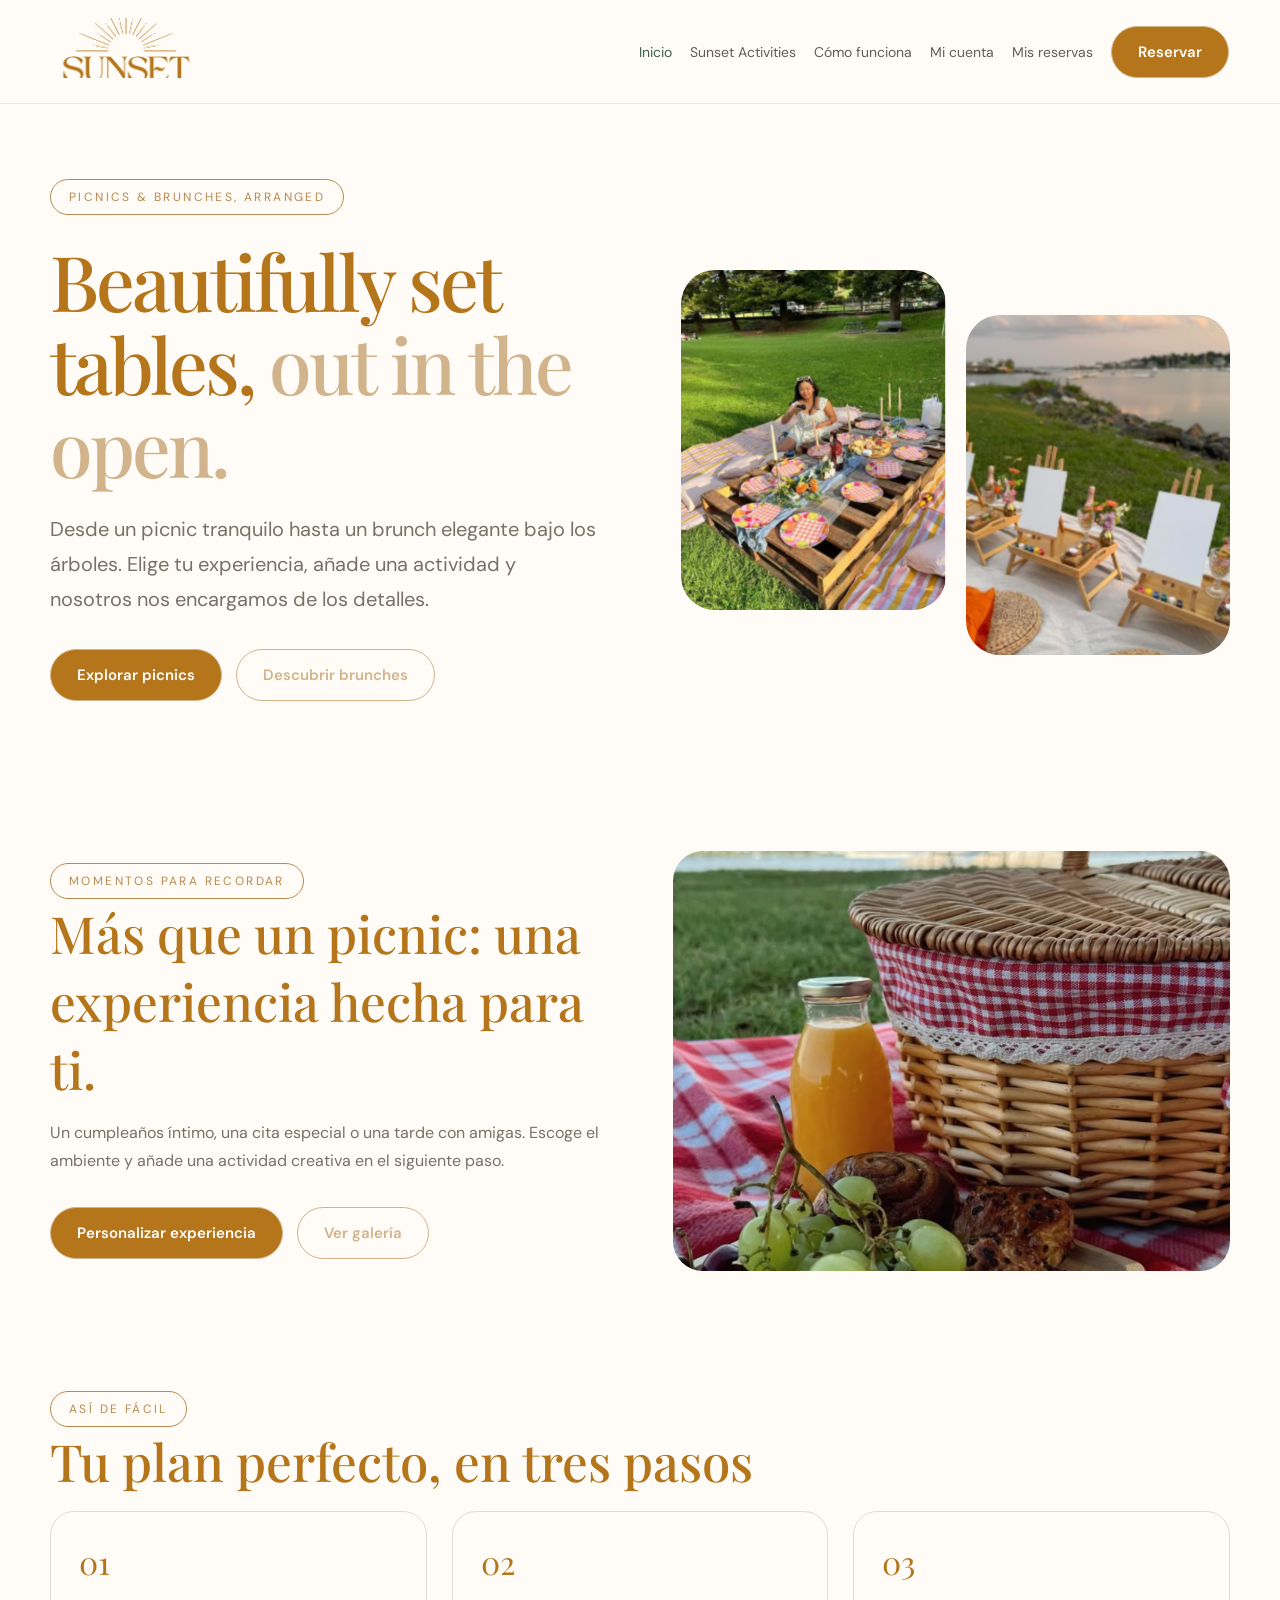
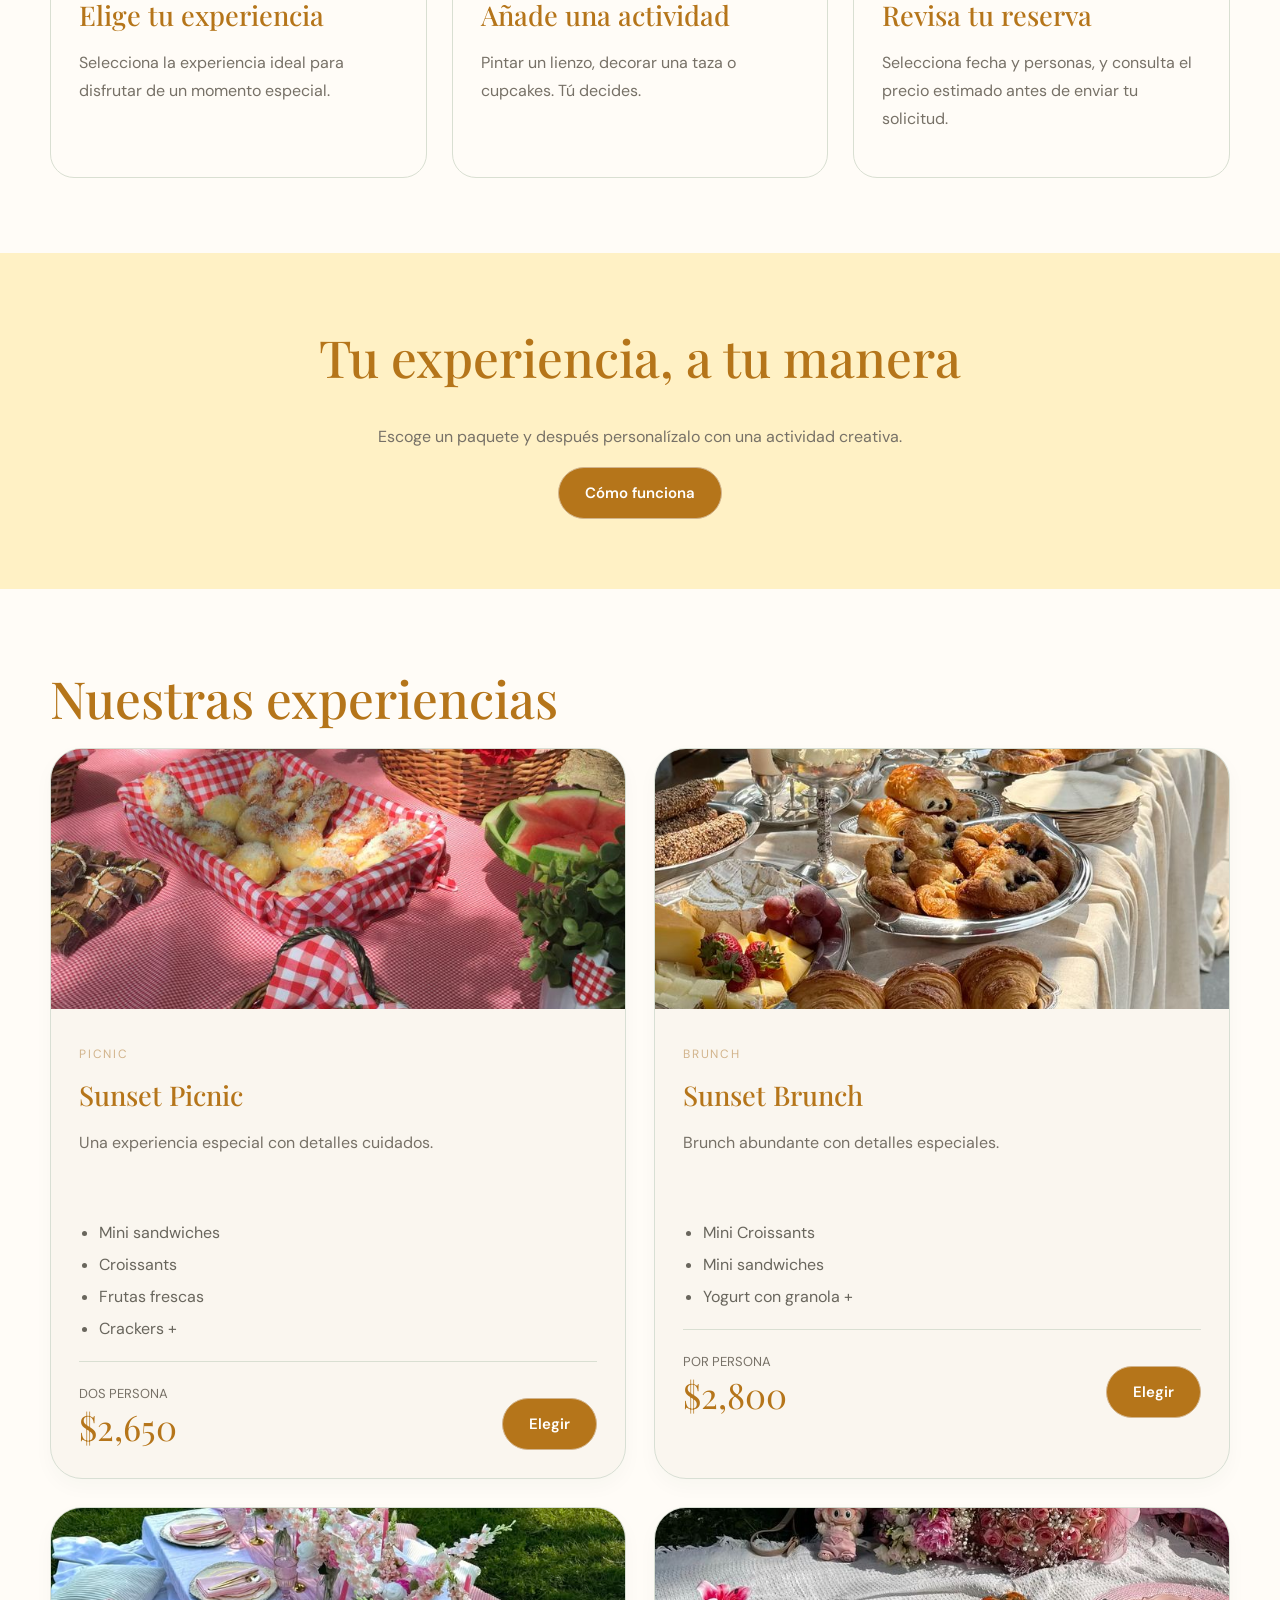
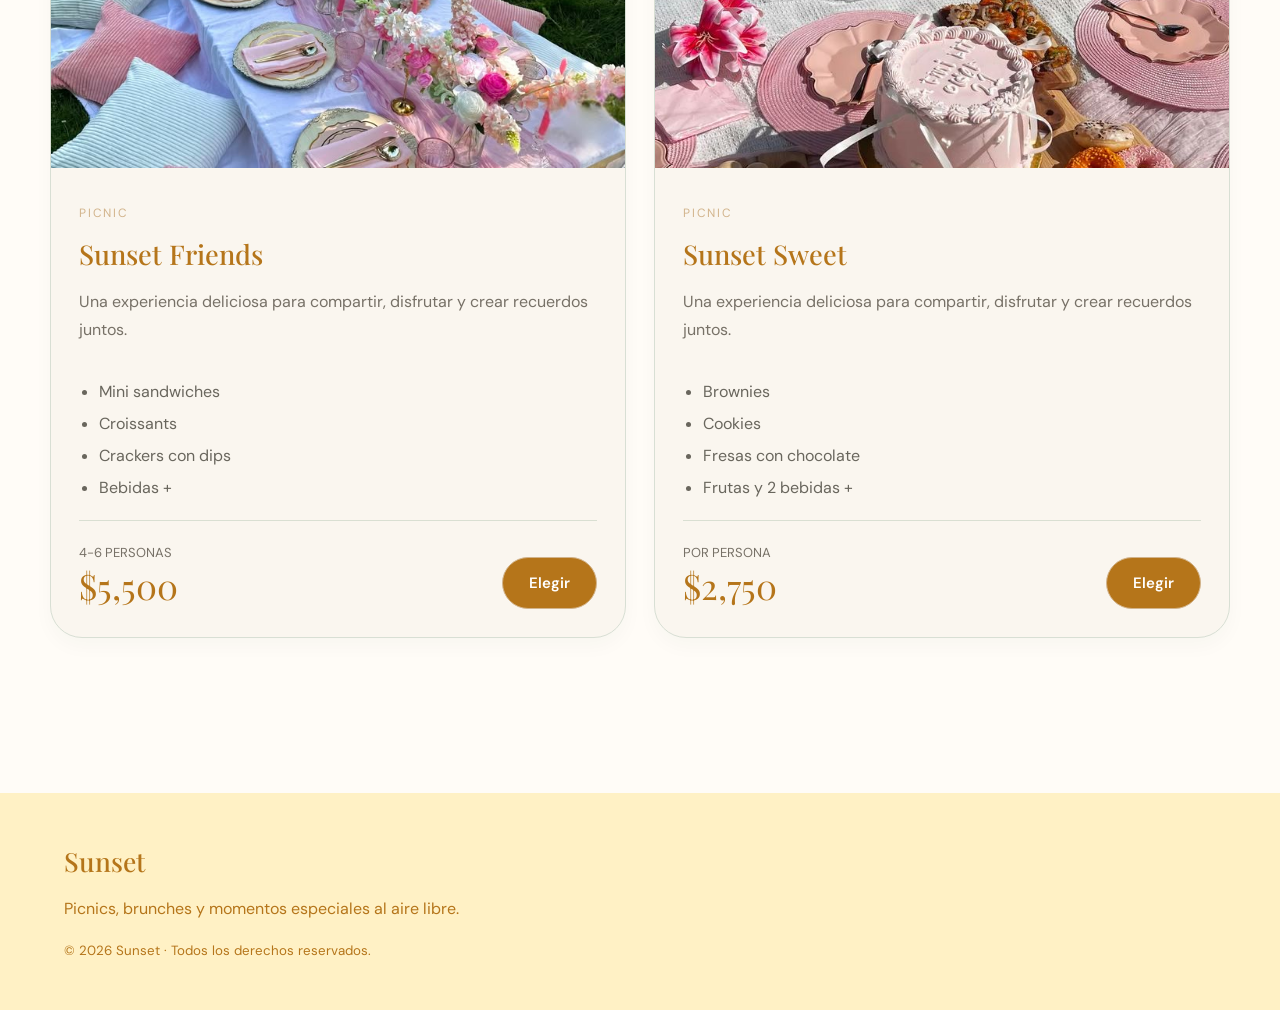
<file: index.html>
<!doctype html>
<html lang="es">
 <head>
  <meta charset="utf-8"/>
  <meta content="width=device-width,initial-scale=1" name="viewport"/>
  <meta content="Willow &amp; Linen &mdash; picnics y brunches cuidadosamente preparados" name="description"/>
  <title>
   Sunset
  </title>
  <link href="style.css" rel="stylesheet"/>
  <link rel="icon" type="image/png" href="images/Golden Sunset Sunburst Logo.png">
 </head>
 <body>
  <header>
   <a class="brand" href="index.html">
    <div class="logo-container">
        <img class="logo-nav" src="images/Golden Sunset Sunburst Logo.png">
    </div>
   </a>
   <nav>
    <a class="active" href="index.html">
     Inicio
    </a>
    <a href="actividades.html">Sunset Activities</a>
    <a href="como-funciona.html">
     C&oacute;mo funciona
    </a>
    <a href="cuenta.html">
     Mi cuenta
    </a>
    <a href="mis-reservas.html">
     Mis reservas
    </a>
    <a class="btn" href="reservar.html">
     Reservar
    </a>
   </nav>
  </header>
  <main>
   <section class="wrap hero">
    <div>
     <span class="eyebrow">
      Picnics &amp; brunches, arranged
     </span>
     <h1 style="color:var(--naranja)">
      Beautifully set tables,
      <span style="color:var(--coralPastel)">
       out in the open.
      </span>
     </h1>
     <p>
      Desde un picnic tranquilo hasta un brunch elegante bajo los &aacute;rboles. Elige tu experiencia, a&ntilde;ade una actividad y nosotros nos encargamos de los detalles.
     </p>
     <div class="actions">
      <a class="btn" href="picnics.html">
       Explorar picnics
      </a>
      <a class="btn secondary" href="brunches.html">
       Descubrir brunches
      </a>
     </div>
    </div>
    <div class="hero-images">
     <img alt="Picnic al aire libre" src="images/Orange Minimalist Beach Club Logo (1).png"/>
     <img alt="Brunch preparado" src="images/Orange Minimalist Beach Club Logo (2).png"/>
    </div>
   </section>
   <section class="wrap home-feature wrap-home-feature">
    <div>
     <span class="eyebrow">
      Momentos para recordar
     </span>
     <h2>
      M&aacute;s que un picnic: una experiencia hecha para ti.
     </h2>
     <p>
      Un cumplea&ntilde;os &iacute;ntimo, una cita especial o una tarde con amigas. Escoge el ambiente y a&ntilde;ade una actividad creativa en el siguiente paso.
     </p>
     <div class="actions">
      <a class="btn" href="reservar.html">
       Personalizar experiencia
      </a>
      <a class="btn secondary" href="galeria.html">
       Ver galer&iacute;a
      </a>
     </div>
    </div>
    <img alt="Mesa decorada para una celebraci&oacute;n" loading="lazy" src="images/Picnic.jpg"/>
   </section>
   <section class="wrap home-testimonials wrap-home-testimonials">
    <span class="eyebrow">
     As&iacute; de f&aacute;cil
    </span>
    <h2>
     Tu plan perfecto, en tres pasos
    </h2>
    <div class="steps">
     <article class="step">
      <b>
       01
      </b>
      <h3>
       Elige tu experiencia
      </h3>
      <p>
       Selecciona la experiencia ideal para disfrutar de un momento especial.
      </p>
     </article>
     <article class="step">
      <b>
       02
      </b>
      <h3>
       A&ntilde;ade una actividad
      </h3>
      <p>
       Pintar un lienzo, decorar una taza o cupcakes. T&uacute; decides.
      </p>
     </article>
     <article class="step">
      <b>
       03
      </b>
      <h3>
       Revisa tu reserva
      </h3>
      <p>
       Selecciona fecha y personas, y consulta el precio estimado antes de enviar tu solicitud.
      </p>
     </article>
    </div>
   </section>
   <section class="banner">
    <h2>
     Tu experiencia, a tu manera
    </h2>
    <p>
     Escoge un paquete y despu&eacute;s personal&iacute;zalo con una actividad creativa.
    </p>
    <a class="btn" href="como-funciona.html">
     C&oacute;mo funciona
    </a>
   </section>
   <section class="wrap">
    <h2 class="experiencia-destacada-heading">
     Nuestras experiencias
    </h2>
    <div class="cards">
     <article class="card">
      <img alt="The Classic Picnic" loading="lazy" src="images/picnic-clasico.jpg"/>
      <div class="card-body">
       <span class="tag">
        Picnic
       </span>
       <h3>
        Sunset Picnic
       </h3>
       <p>
        Una experiencia especial con detalles cuidados.
       </p>
       <ul>
        <li>
         Mini sandwiches
        </li>
        <li>
         Croissants
        </li>
        <li>
         Frutas frescas
        </li>
        <li>
         Crackers +
        </li>
       </ul>
       <div class="price-row">
        <div>
         <span class="small">
          DOS PERSONA
         </span>
         <div class="price">
          $2,650
         </div>
        </div>
        <a class="btn" href="reservar.html?paquete=classic-picnic">
         Elegir
        </a>
       </div>
      </div>
     </article>
     <article class="card">
      <img alt="The Classic Brunch" loading="lazy" src="images/classic-brunches.jpg"/>
      <div class="card-body">
       <span class="tag">
        Brunch
       </span>
       <h3>
        Sunset Brunch
       </h3>
       <p>
        Brunch abundante con detalles especiales.
       </p>
       <ul>
        <li>
         Mini Croissants
        </li>
        <li>
         Mini sandwiches
        </li>
        <li>
         Yogurt con granola +
        </li>
       </ul>
       <div class="price-row">
        <div>
         <span class="small">
          POR PERSONA
         </span>
         <div class="price">
          $2,800
         </div>
        </div>
        <a class="btn" href="reservar.html?paquete=classic-brunch">
         Elegir
        </a>
       </div>
      </div>
     </article>
     <article class="card">
      <img alt="The Luxury Picnic" loading="lazy" src="images/luxury-picnic.jpg"/>
      <div class="card-body">
       <span class="tag">
        Picnic
       </span>
       <h3>
        Sunset Friends
       </h3>
       <p>
        Una experiencia deliciosa para compartir, disfrutar y crear recuerdos juntos.
       </p>
       <ul>
        <li>
         Mini sandwiches
        </li>
        <li>
         Croissants
        </li>
        <li>
         Crackers con dips
        </li>
        <li>
         Bebidas +
        </li>
       </ul>
       <div class="price-row">
        <div>
         <span class="small">
          4-6 PERSONAS
         </span>
         <div class="price">
          $5,500
         </div>
        </div>
        <a class="btn" href="reservar.html?paquete=luxury-picnic">
         Elegir
        </a>
       </div>
      </div>
     </article>
    <article class="card">
      <img alt="The Luxury Picnic" loading="lazy" src="images/sweetPicnic.jpg"/>
      <div class="card-body">
       <span class="tag">
        Picnic
       </span>
       <h3>
        Sunset Sweet
       </h3>
       <p>
        Una experiencia deliciosa para compartir, disfrutar y crear recuerdos juntos.
       </p>
       <ul>
        <li>
         Brownies
        </li>
        <li>
         Cookies
        </li>
        <li>
         Fresas con chocolate
        </li>
        <li>
         Frutas y 2 bebidas +
        </li>
       </ul>
       <div class="price-row">
        <div>
         <span class="small">
          POR PERSONA
         </span>
         <div class="price">
          $2,750
         </div>
        </div>
        <a class="btn" href="reservar.html?paquete=luxury-picnic">
         Elegir
        </a>
       </div>
      </div>
     </article>
     
    </div>
   </section>
  </main>
  <footer>
   <div class="brand">
    Sunset
   </div>
   <p>
    Picnics, brunches y momentos especiales al aire libre.
   </p>
   <small>
    &copy; 2026 Sunset &middot; Todos los derechos reservados.
   </small>
  </footer>
  <script src="app.js">
  </script>
 </body>
</html>
</file>
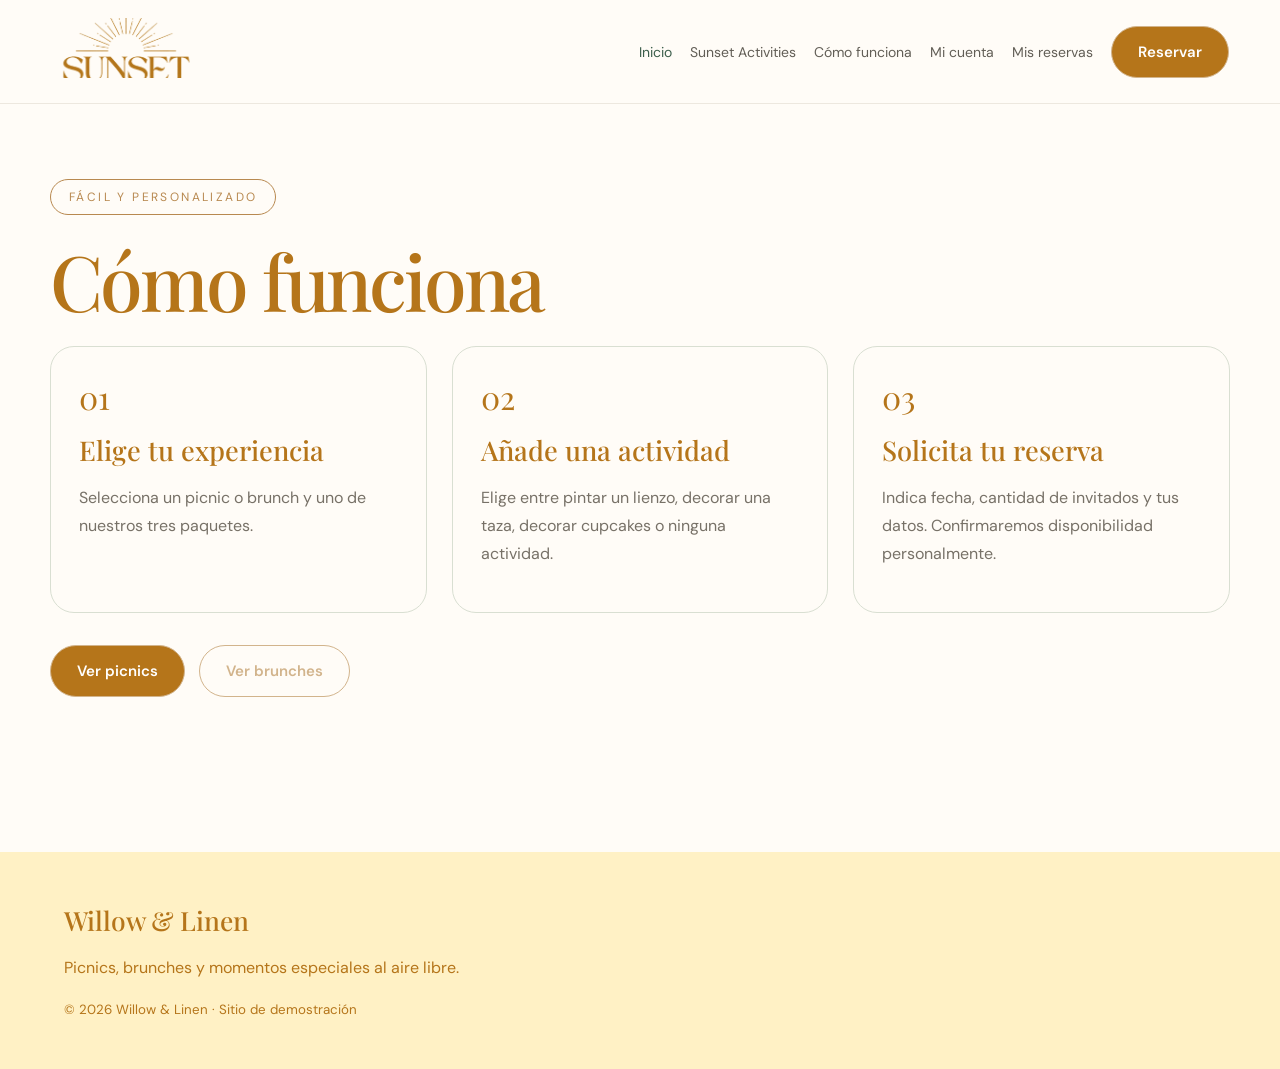
<file: como-funciona.html>
<!doctype html>
<html lang="es">
 <head>
  <meta charset="utf-8"/>
  <meta content="width=device-width,initial-scale=1" name="viewport"/>
  <meta content="Willow &amp; Linen &mdash; picnics y brunches cuidadosamente preparados" name="description"/>
  <title>
   C&oacute;mo funciona | Willow &amp; Linen
  </title>
  <link href="style.css" rel="stylesheet"/>
 </head>
 <body>
  <header>
   <a class="brand" href="index.html">
    <div class="logo-container">
        <img class="logo-nav" src="images/Golden Sunset Sunburst Logo.png">
    </div>
   </a>
   <nav>
    <a class="active" href="index.html">
     Inicio
    </a>
    <a href="actividades.html">Sunset Activities</a>
    <a href="como-funciona.html">
     C&oacute;mo funciona
    </a>
    <a href="cuenta.html">
     Mi cuenta
    </a>
    <a href="mis-reservas.html">
     Mis reservas
    </a>
    <a class="btn" href="reservar.html">
     Reservar
    </a>
   </nav>
  </header>
  <main>
   <section class="wrap">
    <span class="eyebrow">
     F&aacute;cil y personalizado
    </span>
    <h1>
     C&oacute;mo funciona
    </h1>
    <div class="steps">
     <div class="step">
      <b>
       01
      </b>
      <h3>
       Elige tu experiencia
      </h3>
      <p>
       Selecciona un picnic o brunch y uno de nuestros tres paquetes.
      </p>
     </div>
     <div class="step">
      <b>
       02
      </b>
      <h3>
       A&ntilde;ade una actividad
      </h3>
      <p>
       Elige entre pintar un lienzo, decorar una taza, decorar cupcakes o ninguna actividad.
      </p>
     </div>
     <div class="step">
      <b>
       03
      </b>
      <h3>
       Solicita tu reserva
      </h3>
      <p>
       Indica fecha, cantidad de invitados y tus datos. Confirmaremos disponibilidad personalmente.
      </p>
     </div>
    </div>
    <div class="actions">
     <a class="btn" href="picnics.html">
      Ver picnics
     </a>
     <a class="btn secondary" href="brunches.html">
      Ver brunches
     </a>
    </div>
   </section>
  </main>
  <footer>
   <div class="brand">
    Willow &amp; Linen
   </div>
   <p>
    Picnics, brunches y momentos especiales al aire libre.
   </p>
   <small>
    &copy; 2026 Willow &amp; Linen &middot; Sitio de demostraci&oacute;n
   </small>
  </footer>
  <script src="app.js">
  </script>
 </body>
</html>
</file>
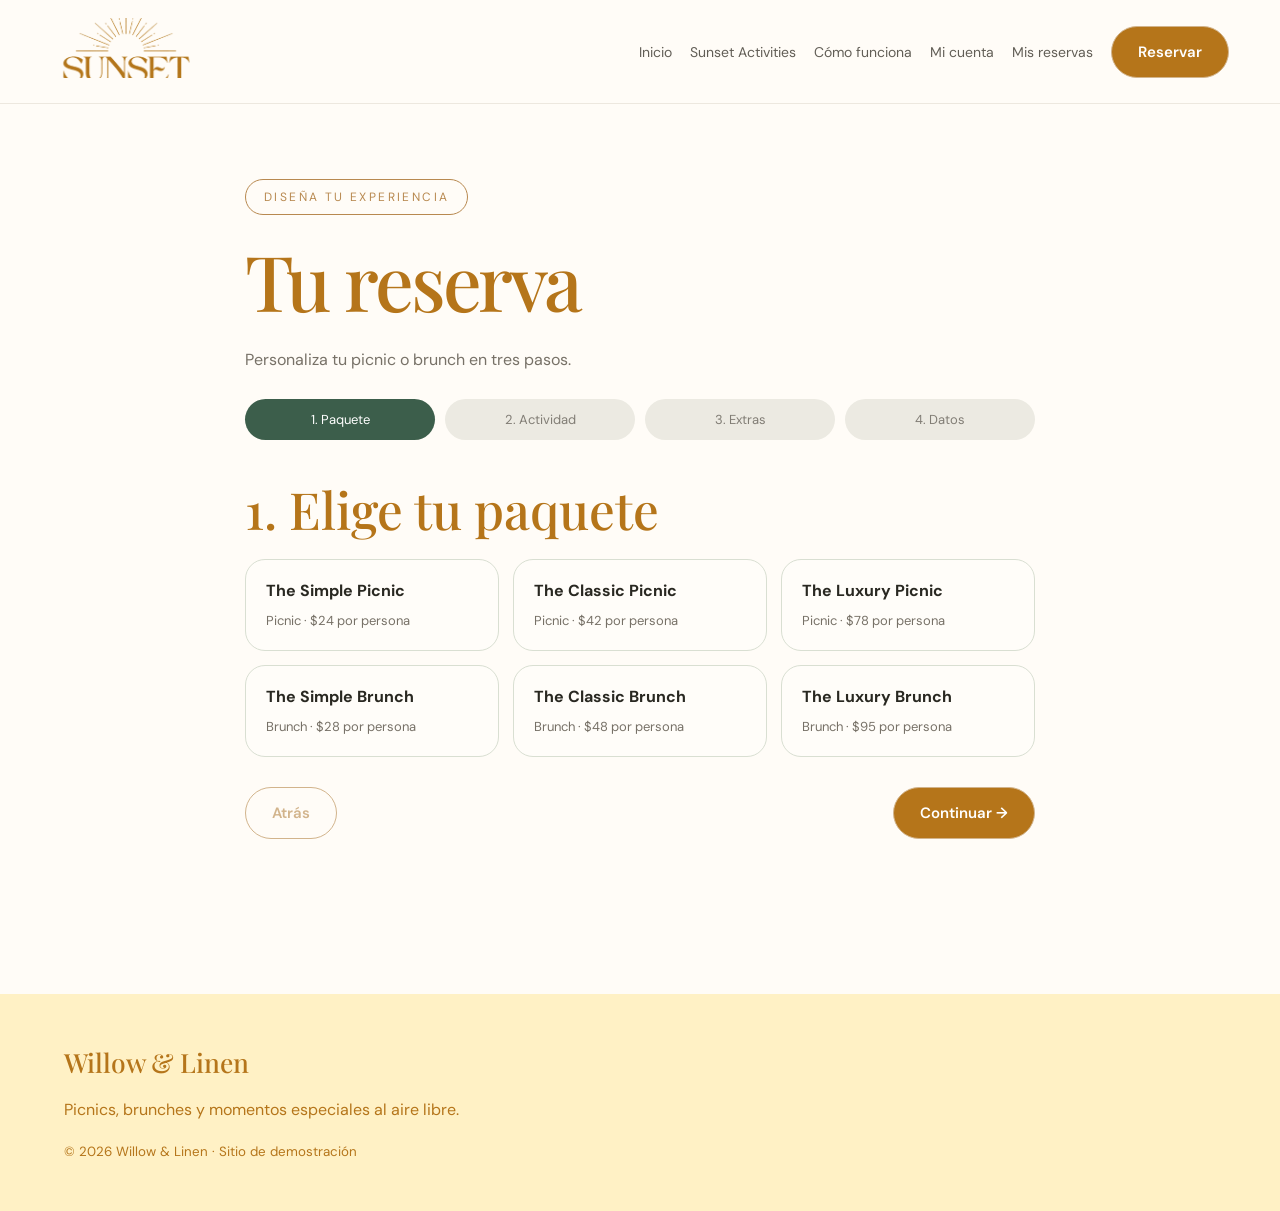
<file: reservar.html>
<!doctype html>
<html lang="es">
 <head>
  <meta charset="utf-8"/>
  <meta content="width=device-width,initial-scale=1" name="viewport"/>
  <meta content="Willow &amp; Linen &mdash; picnics y brunches cuidadosamente preparados" name="description"/>
  <title>
   Reservar | Sunset
  </title>
  <link href="style.css" rel="stylesheet"/>
 </head>
 <body>
  <header>
   <a class="brand" href="index.html">
    <div class="logo-container">
        <img class="logo-nav" src="images/Golden Sunset Sunburst Logo.png">
    </div>
   </a>
   <nav>
    <a href="index.html">
     Inicio
    </a>
    <a href="actividades.html">Sunset Activities</a>
    <a href="como-funciona.html">
     C&oacute;mo funciona
    </a>
    <a href="cuenta.html">
     Mi cuenta
    </a>
    <a href="mis-reservas.html">
     Mis reservas
    </a>
    <a class="btn" href="reservar.html">
     Reservar
    </a>
   </nav>
  </header>
  <main>
   <section class="wrap booking">
    <span class="eyebrow">
     Dise&ntilde;a tu experiencia
    </span>
    <h1>
     Tu reserva
    </h1>
    <p>
     Personaliza tu picnic o brunch en tres pasos.
    </p>
    <div id="booking-app">
    </div>
   </section>
  </main>
  <footer>
   <div class="brand">
    Willow &amp; Linen
   </div>
   <p>
    Picnics, brunches y momentos especiales al aire libre.
   </p>
   <small>
    &copy; 2026 Willow &amp; Linen &middot; Sitio de demostraci&oacute;n
   </small>
  </footer>
  <script src="app.js">
  </script>
 </body>
</html>
</file>
<file: style.css>
/* ==========================================================
   SUNSET — ESTILOS GENERALES
   ========================================================== */

/* 1. IMPORTACIÓN DE FUENTES */
@import url('https://fonts.googleapis.com/css2?family=DM+Sans:wght@400;500;600;700&family=Playfair+Display:wght@400;500;600&display=swap');


/* 2. VARIABLES */
:root {
  --cream: #faf6ef;
  --green: #3c5e4b;
  --ink: #292821;
  --muted: #777167;
  --line: #d9dfd2;
  --coralPastel: #D2B48C;
  --limonadaSoft: #fff1c5;
  --marfilCalido: #faedcd;
  --champagneOro: #d2b48c;
  --blancoCalido: #FFFCF7;
  --naranja: #b5751a;

}


/* 3. RESET Y CONFIGURACIÓN GENERAL */
* {
  box-sizing: border-box;
}

html {
  scroll-behavior: smooth;
}

body {
  margin: 0;
  background: var(--blancoCalido);
  font-family: 'DM Sans', sans-serif;
  font-size: 16px;
}

a {
  text-decoration: none;
  color: inherit;
}

p {
  max-width: 70ch;
  line-height: 1.75;
  color: var(--muted);
}


/* 4. TIPOGRAFÍA */
h1,
h2,
h3,
.brand {
  font-family: 'Playfair Display', serif;
  font-weight: 500;

}



.wrap-home-feature h2, .wrap-home-testimonials h2 {
  color: var(--naranja);
}

.wrap-home-testimonials b, h3 {
  color: var(--naranja);
}



h1 {
  margin: 24px 0;
  font-size: clamp(3rem, 6vw, 5.5rem);
  line-height: 1.08;
  letter-spacing: -0.04em;
  color: var(--naranja);
}

h2 {
  margin: 0 0 16px;
  font-size: clamp(2.2rem, 4vw, 3.5rem);
}

h3 {
  margin: 14px 0;
  font-size: 1.7rem;
}


/* ==========================================================
   5. HEADER Y NAVEGACIÓN
   ========================================================== */

header {
  display: flex;
  align-items: center;
  justify-content: space-between;
  flex-wrap: wrap;
  gap: 20px;
  position: sticky;
  top: 0;
  z-index: 10;
  padding: 18px clamp(18px, 4vw, 70px);
  background: var(--blancoCalido);
  border-bottom: 0.5px solid #ede8df;
}

.brand {
  font-size: 1.65rem;
  white-space: nowrap;
}

.brand span {
  margin-right: 10px;
  padding: 8px;
  background: var(--green);
  color: white;
  border-radius: 50%;
  font: 20px sans-serif;
}

.logo-nav {
    width: 150px;
    height: 60px;
    object-fit: cover;
}

nav {
  display: flex;
  align-items: center;
  flex-wrap: wrap;
  gap: clamp(10px, 1.4vw, 25px);
}

nav a {
  color: #625e56;
  font-size: 14px;
  white-space: nowrap;
}

nav a:hover,
nav a.active {
  color: var(--green);
}

.mobile-menu {
  display: none;
}


/* ==========================================================
   6. BOTONES Y ELEMENTOS REUTILIZABLES
   ========================================================== */

.btn {
  display: inline-block;
  padding: 15px 26px;

  background: var(--naranja);
  border: 1px solid var(--champagneOro);
  border-radius: 40px;

  color: white;
  font: 600 15px 'DM Sans', sans-serif;
  cursor: pointer;
}

.btn.secondary {
  background: transparent;
  color: var(--champagneOro);
  border-color: var(--champagneOro);
}

.btn:hover {
  opacity: 0.88;
}

.wide {
  width: 100%;
  text-align: center;
}

.actions {
  display: flex;
  flex-wrap: wrap;
  gap: 14px;
  margin-top: 32px;
}

.eyebrow {
  display: inline-block;
  padding: 9px 18px;

  border: 1px solid #B88950;
  border-radius: 40px;

  color: #B88950;
  font-size: 12px;
  letter-spacing: 0.2em;
  text-transform: uppercase;
}

.tag {
  color: var(--champagneOro);
  font-size: 12px;
  letter-spacing: 0.15em;
  text-transform: uppercase;
}

.small {
  font-size: 13px;
  color: var(--muted);
}


/* ==========================================================
   7. CONTENEDORES Y SECCIONES
   ========================================================== */

.wrap {
  max-width: 1240px;
  margin: auto;
  padding: 75px 30px;
}

.intro {
  max-width: 740px;
  margin-bottom: 45px;
}

.banner {
  display: flex;
  flex-direction: column;
  justify-content: center;
  align-items: center;
  padding: 70px 20px;
  background: var(--limonadaSoft);
  text-align: center;
}

.banner h2 {
  color: var(--naranja);
}

.banner .btn {
  background-color: var(--naranja);
}

.banner .btn:hover{
  background-color: #925c13;
  transform: translateY(-3px);
}

.page-title {
  padding: 65px 0 25px;
}

.page-title p {
  max-width: 700px;
}

.experiencia-destacada-heading {
  color: var(--naranja);
}



/* ==========================================================
   8. HERO PRINCIPAL
   ========================================================== */

.hero {
  display: grid;
  grid-template-columns: 1fr 1fr;
  align-items: center;
  gap: 7%;
  min-height: 620px;
}

.hero p {
  max-width: 620px;
  font-size: 20px;
}

.hero-images {
  display: flex;
  align-items: center;
  gap: 20px;
}

.hero-images img {
  width: 50%;
  height: 340px;
  object-fit: cover;
  border-radius: 34px;
}

.hero-images img:last-child {
  margin-top: 90px;
}

/* ==========================================================
    PICNIC
   ========================================================== */
.picnic-slogan {
  color: var(--champagneOro);
}


.activity-hero h1 {
  color: var(--champagneOro);
}



/* ==========================================================
   9. TARJETAS Y PRECIOS
   ========================================================== */

.cards {
  display: grid;
  grid-template-columns: repeat(2, 1fr);
  gap: 28px;
}

.card {
  overflow: hidden;
  background: var(--cream);
  border: 1px solid #d8dfd4;
  border-radius: 32px;
  box-shadow: 0 8px 20px #2b3d2e08;
}

.card img {
  width: 100%;
  height: 260px;
  object-fit: cover;
}

.card-body {
  padding: 28px;
}

.card-body p {
  min-height: 72px;
}

.card ul {
  padding-left: 20px;
  line-height: 2;
  color: #69665d;
}

.price-row {
  display: flex;
  justify-content: space-between;
  align-items: end;
  padding-top: 20px;
  border-top: 1px solid var(--line);
}

.price {
  color: var(--naranja);
  font: 35px 'Playfair Display', serif;
}


/* ==========================================================
   10. GALERÍA
   ========================================================== */

.gallery {
  display: grid;
  grid-template-columns: repeat(3, 1fr);
  gap: 20px;
}

.gallery img {
  width: 100%;
  height: 280px;
  object-fit: cover;
  border-radius: 24px;
}


/* ==========================================================
   11. PASOS
   ========================================================== */

.steps {
  display: grid;
  grid-template-columns: repeat(3, 1fr);
  gap: 25px;
}

.step {
  padding: 28px;
  border: 1px solid var(--line);
  border-radius: 24px;
}

.step b {
  color: var(--naranja);
  font: 32px 'Playfair Display', serif;
}


/* ==========================================================
   12. PÁGINA DE INICIO
   ========================================================== */

.home-feature {
  display: grid;
  grid-template-columns: 1fr 1fr;
  align-items: center;
  gap: 65px;
}

.home-feature img {
  width: 100%;
  height: 420px;
  object-fit: cover;
  border-radius: 30px;
}

.home-testimonials {
  padding-top: 45px;
}


/* ==========================================================
   13. SISTEMA DE RESERVAS
   ========================================================== */

.booking {
  max-width: 850px;
  margin: auto;
}

/* Barra de progreso */
.progress {
  display: flex;
  gap: 10px;
  margin: 25px 0 35px;
}

.progress span {
  flex: 1;
  padding: 12px;
  background: #eceae2;
  border-radius: 25px;

  color: #817d75;
  font-size: 13px;
  text-align: center;
}

.progress span.on {
  background: var(--green);
  color: white;
}

/* Opciones de reserva */
.choices {
  display: grid;
  grid-template-columns: repeat(3, 1fr);
  gap: 14px;
}

.choice {
  padding: 20px;
  background: #fffdf9;
  border: 1px solid var(--line);
  border-radius: 20px;

  color: var(--ink);
  font: inherit;
  text-align: left;
  cursor: pointer;
}

.choice strong {
  display: block;
  margin-bottom: 8px;
}

.choice.selected {
  background: #edf3ed;
  border: 2px solid var(--green);
}

/* Campos de formulario */
.field {
  display: block;
  margin: 18px 0;
  font-weight: 600;
}

.field input,
.field select,
.field textarea {
  display: block;
  width: 100%;
  margin-top: 8px;
  padding: 14px;

  background: white;
  border: 1px solid #cfd8cd;
  border-radius: 12px;
  font: inherit;
}

/* Controles y resumen */
.booking-controls {
  display: flex;
  justify-content: space-between;
  margin-top: 30px;
}

.summary {
  margin: 25px 0;
  padding: 25px;
  background: #edf2eb;
  border-radius: 20px;
}

.notice {
  margin: 20px 0;
  padding: 15px;
  background: #fff2df;
  border-radius: 14px;
  color: #77552a;
}

.success {
  background: #e9f2e9;
  color: #31563d;
}


/* ==========================================================
   14. CUENTA DE USUARIO
   ========================================================== */

.account-layout {
  display: grid;
  grid-template-columns: 1fr 430px;
  align-items: center;
  gap: 9%;
  min-height: 650px;
}

.account-intro h1 {
  font-size: clamp(2.8rem, 4.6vw, 5rem);
}

.account-panel {
  padding: 35px;
  background: #fffdf9;
  border: 1px solid var(--line);
  border-radius: 28px;
  box-shadow: 0 18px 55px #20382a0b;
}

/* Pestañas */
.tab-buttons {
  display: flex;
  gap: 10px;
  border-bottom: 1px solid var(--line);
}

.tab {
  flex: 1;
  padding: 15px 5px;
  background: none;
  border: 0;

  color: var(--muted);
  font: 600 15px 'DM Sans', sans-serif;
  cursor: pointer;
}

.tab.active {
  color: var(--green);
  border-bottom: 3px solid var(--green);
}

/* Formularios */
.account-form[hidden],
#account-auth[hidden],
#account-signed[hidden] {
  display: none;
}

.account-benefits {
  margin-top: 35px;
}

.account-benefits p {
  color: var(--green);
  font-weight: 600;
}


/* ==========================================================
   15. RESERVAS DEL USUARIO
   ========================================================== */

.reservation-list {
  display: grid;
  gap: 18px;
}

.reservation-card {
  display: flex;
  justify-content: space-between;
  align-items: center;
  gap: 20px;

  padding: 28px 32px;
  background: #fffdf9;
  border: 1px solid var(--line);
  border-radius: 24px;
}

.reservation-card h3 {
  margin: 8px 0;
}

.reservation-card p {
  margin: 4px 0;
}

.empty-state {
  padding: 55px 20px;
  border: 1px solid var(--line);
  border-radius: 24px;
  text-align: center;
}

.empty-state p {
  margin: 0 auto 22px;
}


/* ==========================================================
   16. SUNSET ACTIVITIES
   ========================================================== */

/* Hero de actividades */
.activity-hero {
  display: grid;
  grid-template-columns: 1.15fr 0.85fr;
  align-items: center;
  gap: 6%;
  min-height: 540px;
}

.activity-hero img {
  width: 100%;
  height: 430px;
  object-fit: cover;
  border-radius: 36px;
}

.activity-hero em {
  color: var(--naranja);
  font-style: normal;
}



.wrap-tittle {
  color: var(--champagneOro);

}

/* Cuadrícula de actividades */
.activity-grid {
  display: grid;
  grid-template-columns: repeat(3, minmax(0, 1fr));
  gap: 22px;
  margin-top: 35px;
}

.activity-card {
  display: flex;
  flex-direction: column;
  align-items: flex-start;
  min-height: 310px;

  padding: 30px;
  background: #fffdf9;
  border: 1px solid var(--line);
  border-radius: 28px;
}

.activity-icon {
  padding: 14px;
  background: #f0f3ea;
  border-radius: 20px;
  font-size: 40px;
}

.activity-card h3 {
  font-size: 1.55rem;
}

.activity-card p {
  flex: 1;
}

.activity-card .btn {
  margin-top: 18px;
}

.activity-price {
  color: var(--naranja);
  font-weight: 700;
}

/* Sección de extras */
.activity-soft {
  padding: 35px 0;
  background: var(--limonadaSoft);
}

h2 {
  color: var(--naranja);
}

.extras-pills {
  display: flex;
  flex-wrap: wrap;
  gap: 12px;
  margin: 30px 0;
}

.extras-pills span {
  padding: 13px 20px;
  background: #fffdf9;
  border: 1px solid var(--naranja);
  border-radius: 40px;
  color: var(--naranja);
}

/* Recomendaciones */
.recommend-grid {
  display: grid;
  grid-template-columns: repeat(4, 1fr);
  gap: 16px;
  margin-top: 32px;
}

.recommend-grid div {
  display: flex;
  flex-direction: column;
  gap: 12px;

  padding: 25px;
  background: #fffdf9;
  border: 1px solid var(--naranja);
  border-radius: 20px;
}

div b {
  color: var(--naranja);
}


.recommend-grid span {
  color: var(--green);
}

/* Selección de extras */
.extras-choices {
  display: grid;
  grid-template-columns: repeat(2, 1fr);
  gap: 12px;
}

.extra-option {
  display: flex;
  align-items: center;
  gap: 12px;

  padding: 15px;
  background: #fffdf9;
  border: 1px solid var(--line);
  border-radius: 16px;
  cursor: pointer;
}

.extra-option input {
  width: 18px;
  height: 18px;
  accent-color: var(--green);
}


/* ==========================================================
   17. FOOTER
   ========================================================== */

footer {
  margin-top: 80px;
  padding: 50px 5%;
  background: var(--limonadaSoft);
  color: var(--naranja);
  
}

footer p {
  color: var(--naranja);
}


/* ==========================================================
   18. ACCESIBILIDAD
   ========================================================== */

a:focus-visible,
button:focus-visible,
input:focus-visible {
  outline: 3px solid #a6c6a6;
  outline-offset: 3px;
}


/* ==========================================================
   19. RESPONSIVE DESIGN
   ========================================================== */

/* Pantallas de hasta 1100px */
@media (max-width: 1100px) {
  .account-layout {
    grid-template-columns: 1fr 390px;
    gap: 30px;
  }
}


/* Tablets: hasta 900px */
@media (max-width: 900px) {
  header {
    flex-direction: column;
    align-items: flex-start;
  }

  nav {
    gap: 12px;
  }

  .hero,
  .activity-hero {
    grid-template-columns: 1fr;
  }

  .hero-images {
    max-width: 650px;
  }

  .cards,
  .steps,
  .activity-grid,
  .recommend-grid {
    grid-template-columns: repeat(2, 1fr);
  }

  .activity-hero img {
    height: 300px;
  }
}


/* Tablets pequeñas: hasta 800px */
@media (max-width: 800px) {
  .home-feature,
  .account-layout {
    grid-template-columns: 1fr;
  }

  .home-feature img {
    height: 300px;
  }

  .account-layout {
    min-height: 0;
  }

  .account-panel {
    max-width: 540px;
  }

  .reservation-card {
    align-items: flex-start;
  }
}


/* Móviles: hasta 600px */
@media (max-width: 600px) {
  header {
    padding: 18px;
  }

  nav {
    gap: 13px;
    font-size: 13px;
  }

  nav a {
    font-size: 13px;
  }

  .wrap {
    padding: 45px 18px;
  }

  /* Hero */
  .hero {
    min-height: 0;
  }

  .hero h1 {
    font-size: clamp(2.8rem, 12vw, 4rem);
  }

  .hero-images img {
    height: 220px;
  }

  /* Cuadrículas */
  .cards,
  .steps,
  .choices,
  .gallery,
  .activity-grid,
  .recommend-grid,
  .extras-choices {
    grid-template-columns: 1fr;
  }

  /* Tarjetas */
  .card-body p {
    min-height: 0;
  }

  .price-row {
    gap: 10px;
  }

  /* Reservas */
  .progress span {
    padding: 9px 4px;
    font-size: 11px;
  }

  .reservation-card {
    flex-direction: column;
  }

  /* Cuenta */
  .account-panel {
    padding: 24px;
  }
}
</file>
